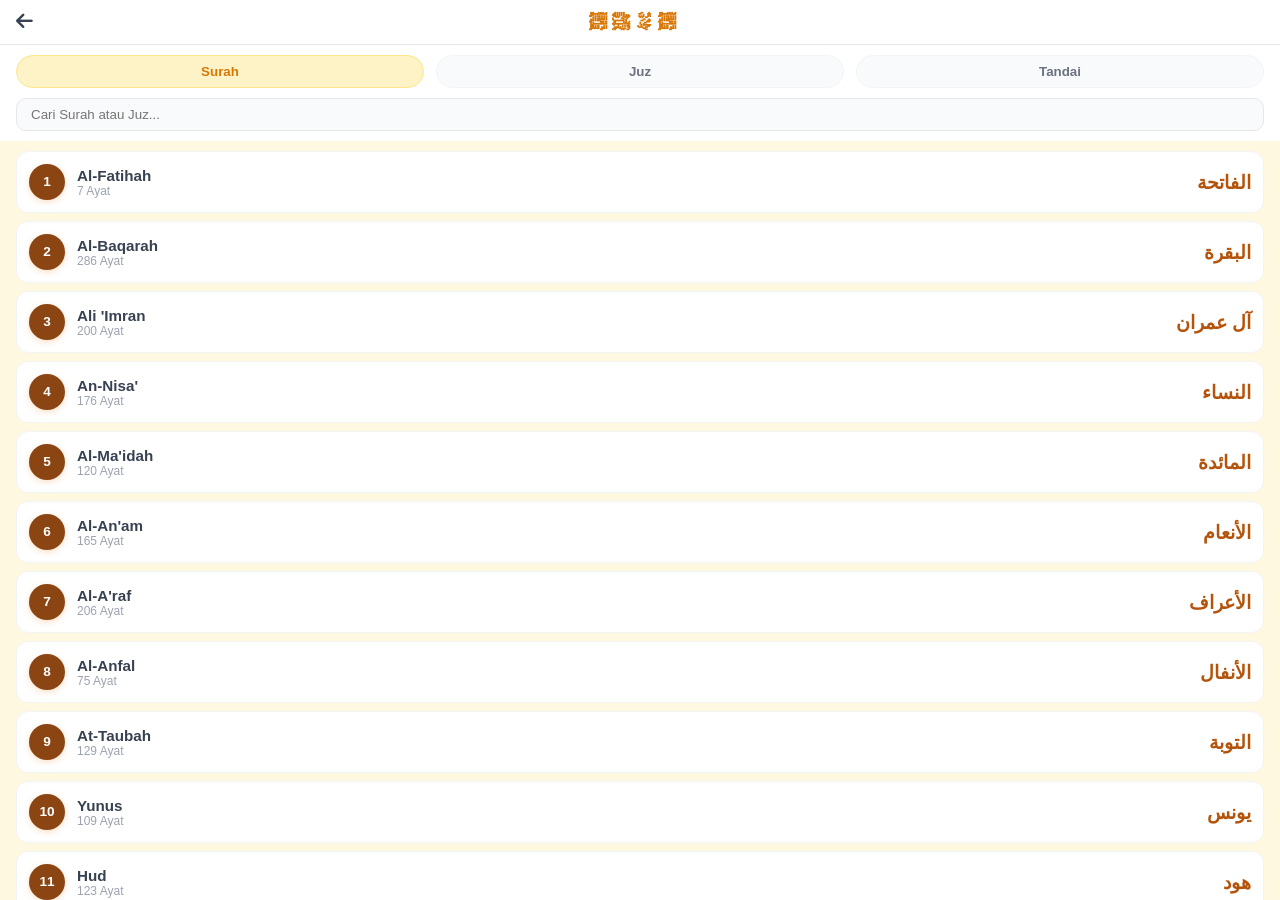
<file: index.html>
<!DOCTYPE html>
<html lang="id">
<head>
    <meta charset="UTF-8">
    <meta name="viewport" content="width=device-width, initial-scale=1.0">
    <title>Daftar Surah & Juz</title>
    <link rel="stylesheet" href="alquran.css">
    <link rel="manifest" href="./manifest.json">
    <link rel="stylesheet" href="https://cdnjs.cloudflare.com/ajax/libs/font-awesome/6.0.0-beta3/css/all.min.css">
</head>
<body>

<!-- Header -->
    <header class="quran-header">
        <button id="btnBackHome" class="btn-icon">
            <i class="fa-solid fa-arrow-left"></i>
        </button>
        <h2 class="quran-title">﷽ ﷴ ﷺ ﷽</h2>
        <div class="header-placeholder"></div>
    </header>

      <!-- Navigation Tabs (Surah / Juz / Tandai) -->
    <div class="tab-container">
        <button class="tab-btn active" id="tabSurah" onclick="switchTab('surah')">Surah</button>
        <button class="tab-btn" id="tabJuz" onclick="switchTab('juz')">Juz</button>
        <button class="tab-btn" id="tabTandai" onclick="switchTab('tandai')">Tandai</button>
    </div>

    <!-- Search Bar -->
    <div class="search-container" id="searchWrapper">
        <input type="text" id="searchInput" placeholder="Cari Surah atau Juz..." onkeyup="filterList()">
    </div>

    <!-- Container Daftar List -->
    <main class="list-container">
        <div id="surahList" class="quran-list"></div>
        <div id="juzList" class="quran-list" style="display: none;"></div>
        <div id="tandaiList" class="quran-list" style="display: none;"></div>
    </main>

    <script src="alquran.js"></script>
</body>
</html>
</file>
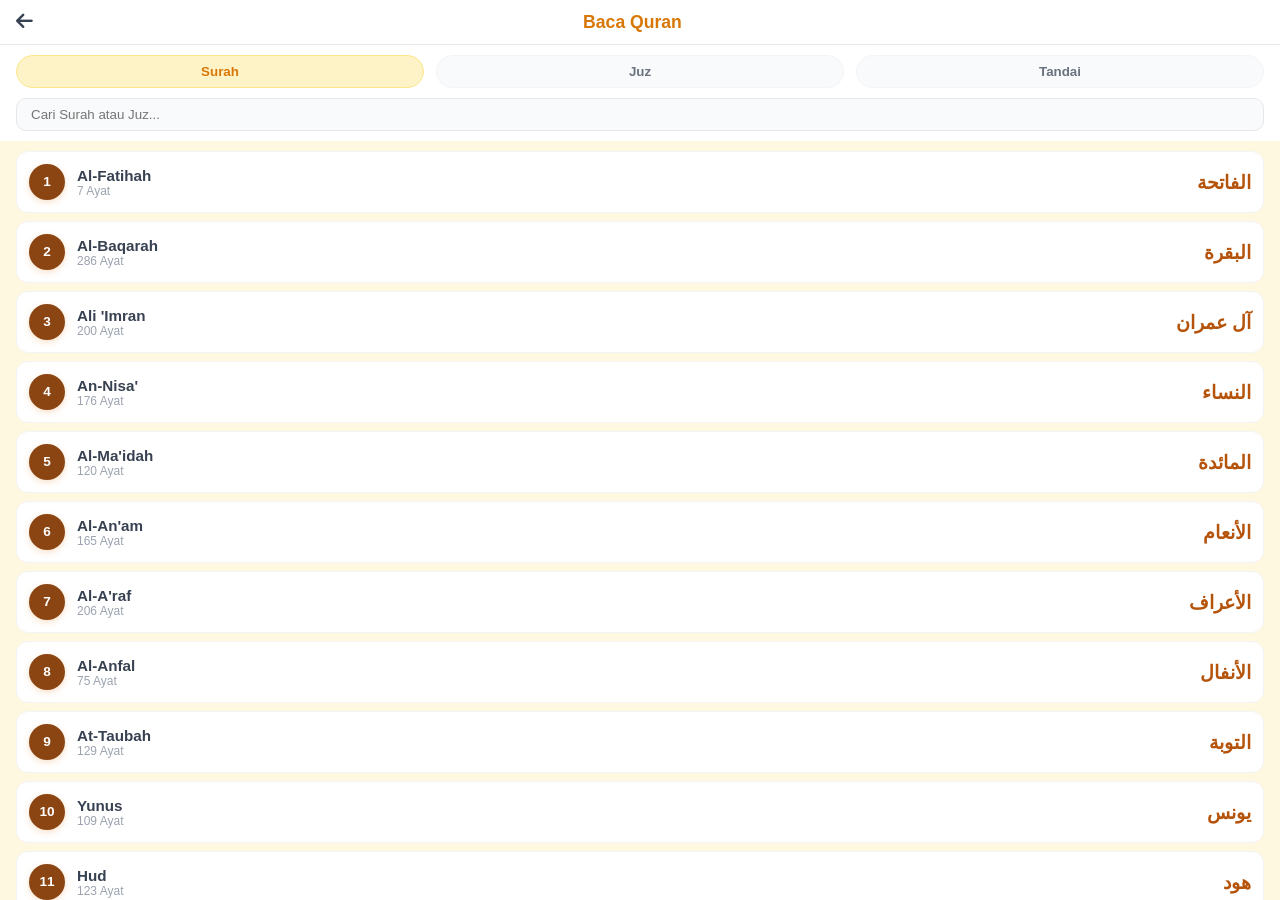
<file: alquran.html>
<!DOCTYPE html>
<html lang="id">
<head>
    <meta charset="UTF-8">
    <meta name="viewport" content="width=device-width, initial-scale=1.0">
    <title>Daftar Surah & Juz</title>
    <link rel="stylesheet" href="alquran.css">
    <link rel="stylesheet" href="https://cdnjs.cloudflare.com/ajax/libs/font-awesome/6.0.0-beta3/css/all.min.css">
</head>
<body>

    <!-- Header -->
    <header class="quran-header">
        <button id="btnBackHome" class="btn-icon">
            <i class="fa-solid fa-arrow-left"></i>
        </button>
        <h2 class="quran-title">Baca Quran</h2>
        <div class="header-placeholder"></div>
    </header>

      <!-- Navigation Tabs (Surah / Juz / Tandai) -->
    <div class="tab-container">
        <button class="tab-btn active" id="tabSurah" onclick="switchTab('surah')">Surah</button>
        <button class="tab-btn" id="tabJuz" onclick="switchTab('juz')">Juz</button>
        <button class="tab-btn" id="tabTandai" onclick="switchTab('tandai')">Tandai</button>
    </div>

    <!-- Search Bar -->
    <div class="search-container" id="searchWrapper">
        <input type="text" id="searchInput" placeholder="Cari Surah atau Juz..." onkeyup="filterList()">
    </div>

    <!-- Container Daftar List -->
    <main class="list-container">
        <div id="surahList" class="quran-list"></div>
        <div id="juzList" class="quran-list" style="display: none;"></div>
        <div id="tandaiList" class="quran-list" style="display: none;"></div>
    </main>

    <script src="alquran.js"></script>
</body>
</html>
</file>
<file: alquran.css>
:root {
    --primary-orange: #d97706;
    --bg-cream: #fff8e1;
    --text-dark: #374151;
    --text-arabic: #b45309;
    --border-color: #fef3c7;
}

* {
    box-sizing: border-box;
    margin: 0;
    padding: 0;
    font-family: 'Segoe UI', Tahoma, Geneva, Verdana, sans-serif;
}

body {
    background-color: #fff8e1;
    color: var(--text-dark);
    display: flex;
    flex-direction: column;
    height: 100vh;
}

/* Header */
.quran-header {
    background-color: #ffffff;
    color: var(--primary-orange);
    padding: 10px 16px;
    display: flex;
    align-items: center;
    justify-content: space-between;
    border-bottom: 1px solid #e5e7eb;
    position: relative;
    width: 100%;
    box-sizing: border-box;
}

/* Tombol Kembali di Siri Kiri */
.quran-header > .btn-icon {
    flex-shrink: 0;
    z-index: 2; /* Agar bisa diklik dan di atas elemen lain */
}

/* Wadah Tombol-tombol di Tengah (Judul, Kunci, Zoom, Bookmark) */
.title-lock-wrapper {
    display: flex;
    align-items: center;
    justify-content: center;
    gap: 6px;
    position: absolute;
    left: 50%;
    transform: translateX(-50%);
    max-width: 75%; /* Batasi agar tidak menabrak sisi kiri/kanan */
    overflow-x: auto; /* Bisa digeser jika layar terlalu kecil */
    white-space: nowrap;
    padding: 4px;
}

/* Teks Judul Halaman */
.quran-title { 
    font-size: 1.1rem; 
    font-weight: bold; 
    margin: 0;
    text-align: center;
}

/* Placeholder di Sisi Kanan untuk Keseimbangan */
.header-placeholder {
    width: 32px; 
    height: 24px;
    flex-shrink: 0;
}


.btn-icon { background: none; border: none; font-size: 1.2rem; cursor: pointer; color: var(--text-dark); }

/* Tabs */
.tab-container {
    display: flex;
    padding: 10px 16px;
    gap: 12px;
    background: #ffffff;
}

.tab-btn {
    flex: 1;
    padding: 8px 0;
    border-radius: 20px;
    border: 1px solid #f3f4f6;
    background-color: #f9fafb;
    color: #6b7280;
    font-weight: 600;
    cursor: pointer;
}

.tab-btn.active {
    background-color: #fef3c7;
    color: var(--primary-orange);
    border-color: #fde68a;
}

/* Search */
.search-container { padding: 0 16px 10px 16px; background: #fff; }
.search-container input {
    width: 100%;
    padding: 8px 14px;
    border-radius: 10px;
    border: 1px solid #e5e7eb;
    outline: none;
    background: #f9fafb;
}

/* List Item */
.list-container { flex: 1; overflow-y: auto; padding: 10px 16px; }

.item-card {
    display: flex;
    align-items: center;
    justify-content: space-between;
    padding: 12px;
    margin-bottom: 8px;
    background: #ffffff;
    border-radius: 12px;
    border: 1px solid #f3f4f6;
    cursor: pointer;
    transition: 0.2s;
}

.item-card:active { background: #fef3c7; }

.item-left { display: flex; align-items: center; gap: 12px; }

.number-icon {
    width: 36px;
    height: 36px;
    background: url("data:image/svg+xml;utf8,<svg xmlns='http://www.w3.org/2000/svg' viewBox='0 0 24 24' fill='%23d97706'><path d='M12 2l2.4 2.4H18v3.6L20.4 12 18 14.4v3.6h-3.6L12 20.4 9.6 18H6v-3.6L3.6 12 6 9.6V6h3.6z'/></svg>") center/cover no-repeat;
    display: flex;
    align-items: center;
    justify-content: center;
    font-size: 0.75rem;
    font-weight: bold;
    color: #ffffff;
}

.item-title { font-weight: bold; font-size: 0.95rem; }
.item-sub { font-size: 0.75rem; color: #9ca3af; }
.arabic-title { font-size: 1.2rem; color: var(--text-arabic); font-weight: bold; }

/* ================================================= */
/* VIEWER AL-QUR'AN (RESPONSIVE FOR CHROME MOBILE)   */
/* ================================================= */
html, body {
    height: 100%;
    margin: 0;
    padding: 0;
    overflow-x: hidden;
}

.viewer-body {
    /* 1. Gradasi Warna Krem Mewah & Warm */
    /* 2. Watermark SVG Pola Teks Berulang secara Otomatis */
    background-image: 
        url("data:image/svg+xml;utf8,<svg xmlns='http://www.w3.org/2000/svg' width='200' height='130' viewBox='0 0 200 130'><text x='50%' y='50%' dominant-baseline='middle' text-anchor='middle' font-family='garamond, Playfair Display, serif' font-size='22' font-weight='bold' fill='rgba(180, 83, 9, 0.08)'>kanza 28</text></svg>"),
        radial-gradient(circle at center, #fffbeb 0%, #fef3c7 50%, #f59e0b 90%);
    
    background-repeat: repeat, no-repeat;
    background-position: center, center;
    background-size: 200px 130px, cover;
    
    min-height: 100vh;
    min-height: 100dvh;
    display: flex;
    flex-direction: column;
    justify-content: space-between;
}

.quran-viewer {
    flex: 1;
    width: 100%;
    display: flex;
    align-items: safe center;
    justify-content: safe center;
    padding: 10px;
    perspective: 1500px;
    overflow: auto; /* Memunculkan scrollbar saat gambar di-zoom */
}

.flip-viewport {
    width: 100%;
    max-width: 450px;
    height: 68vh;
    position: relative;
    transition: transform 0.2s ease, margin 0.2s ease; /* Bikin pergerakan zoom mulus */
}


.quran-card {
    width: 100%;
    height: 100%;
    background: #ffffff;
    border-radius: 10px;
    box-shadow: 0 10px 25px rgba(0,0,0,0.15);
    position: relative;
    overflow: hidden;
}

.quran-card img {
    width: 100%;
    height: 100%;
    object-fit: contain;
    display: block;
}

/* Layer Animasi Membalik Kertas */
.flip-overlay {
    position: absolute;
    top: 0;
    left: 0;
    width: 100%;
    height: 100%;
    background: #fff;
    transform-origin: right center;
    transition: transform 0.5s ease-in-out, opacity 0.5s;
    backface-visibility: hidden;
    display: none;
    box-shadow: -10px 0 20px rgba(0,0,0,0.3);
}

.flip-overlay img {
    width: 100%;
    height: 100%;
    object-fit: contain;
}

.flip-overlay.turning-next {
    display: block;
    animation: flipLeftToRight 0.55s cubic-bezier(0.645, 0.045, 0.355, 1) forwards;
}

.flip-overlay.turning-prev {
    display: block;
    animation: flipRightToLeft 0.55s cubic-bezier(0.645, 0.045, 0.355, 1) forwards;
}

@keyframes flipLeftToRight {
    0% { transform: rotateY(0deg); opacity: 1; }
    100% { transform: rotateY(90deg); opacity: 0.8; }
}

@keyframes flipRightToLeft {
    0% { transform: rotateY(90deg); opacity: 0.8; }
    100% { transform: rotateY(0deg); opacity: 1; }
}

/* Footer Navigasi Selalu Terlihat */
.quran-footer {
    background: #ffffff;
    padding: 10px;
    display: flex;
    justify-content: center;
    align-items: center;
    gap: 6px;
    position: sticky;
    bottom: 0;
    z-index: 100;
    box-shadow: 0 -2px 10px rgba(0,0,0,0.05);
}


.btn-nav {
    padding: 8px 16px;
    border-radius: 8px;
    border: 1px solid #d1d5db;
    background: #fff;
    font-weight: bold;
    cursor: pointer;
}

.btn-nav.primary { 
    background: var(--primary-orange); 
    color: #fff; 
    border: none; 
}

.page-badge { 
    font-weight: bold; 
    font-size: 0.9rem; 
}

/* Container Ikon Bundar */
.heart-badge {
    position: relative;
    width: 36px;
    height: 36px;
    background-color: #8b4513; /* Warna orange tema kamu */
    border-radius: 50%; /* Membuat bentuk jadi BUNDAR sempurna */
    display: flex;
    align-items: center;
    justify-content: center;
    flex-shrink: 0;
    box-shadow: 0 2px 6px rgba(230, 126, 34, 0.25); /* Efek bayangan halus */
}

/* Sembunyikan ikon fontawesome jika ada di dalamnya */
.heart-badge .heart-icon {
    display: none;
}

/* Angka Putih di Tengah Lingkaran */
.heart-number {
    font-size: 0.85rem;
    font-weight: bold;
    color: #ffffff; /* Angka warna putih */
    line-height: 1;
}
/* ================================================= */
/* STYLING LOMPAT HALAMAN RINGKAS INLINE             */
/* ================================================= */
.goto-page-wrapper {
    display: flex;
    align-items: center;
    gap: 4px;
}

#goto-page-input {
    width: 45px;
    height: 30px;
    text-align: center;
    font-size: 13px;
    font-weight: bold;
    border: 1px solid #d97706;
    border-radius: 6px;
    background-color: #ffffff;
    color: #374151;
    outline: none;
    box-sizing: border-box;
}

#goto-page-input::-webkit-outer-spin-button,
#goto-page-input::-webkit-inner-spin-button {
    -webkit-appearance: none;
    margin: 0;
}

.btn-goto-page {
    background-color: #d97706;
    color: #ffffff;
    border: none;
    border-radius: 6px;
    padding: 0 8px;
    font-size: 12px;
    font-weight: bold;
    cursor: pointer;
    height: 30px;
}

.btn-goto-page:active {
    background-color: #b45309;
}

.total-page-badge {
    background-color: #f3f4f6;
    color: #4b5563;
    border: 1px solid #d1d5db;
    border-radius: 6px;
    padding: 0 6px;
    font-size: 11px;
    font-weight: bold;
    height: 30px;
    display: inline-flex;
    align-items: center;
    justify-content: center;
    box-sizing: border-box;
}


.btn-lock {
    background: none;
    border: none;
    font-size: 1.1rem;
    color: #9ca3af; /* Warna abu saat gembok terbuka */
    cursor: pointer;
    padding: 4px;
    transition: color 0.2s, transform 0.2s;
}

.btn-lock.locked {
    color: var(--primary-orange); /* Warna oranye saat gembok terkunci */
    transform: scale(1.1);
}

/* Mengatur container gambar agar mendukung Zoom & Pan bawaan browser HP */
.quran-card {
    touch-action: pan-x pan-y pinch-zoom;
    overflow: auto;
}

/* Efek saat tombol navigasi nonaktif (terkunci) */
.btn-nav:disabled {
    opacity: 0.5;
    cursor: not-allowed;
}

/* Styling Tombol Bookmark di Header Viewer */
.btn-bookmark {
    background: none;
    border: none;
    font-size: 1.1rem;
    color: #9ca3af; /* Warna abu saat belum ditandai */
    cursor: pointer;
    padding: 4px;
    transition: color 0.2s, transform 0.2s;
}

.btn-bookmark.bookmarked {
    color: var(--primary-orange); /* Warna oranye saat ditandai */
    transform: scale(1.1);
}


/* Styling Tombol Hapus Catatan / Bookmark di Tab Tandai */
.note-input-wrapper {
    display: flex;
    align-items: center;
    gap: 6px;
    flex: 1;
    max-width: 170px;
}

.bookmark-note-input {
    width: 100%;
    padding: 6px 10px;
    font-size: 0.8rem;
    border: 1px solid #fde68a;
    border-radius: 8px;
    background-color: #fffbeb;
    color: var(--text-dark);
    outline: none;
    transition: border-color 0.2s, background-color 0.2s;
}

.bookmark-note-input:focus {
    border-color: var(--primary-orange);
    background-color: #ffffff;
}

.bookmark-note-input::placeholder {
    color: #d1d5db;
    font-style: italic;
}

.btn-delete-bookmark {
    background: none;
    border: none;
    color: #ef4444; /* Warna merah */
    font-size: 0.95rem;
    cursor: pointer;
    padding: 6px;
    border-radius: 6px;
    transition: background-color 0.2s;
    display: flex;
    align-items: center;
    justify-content: center;
    touch-action: manipulation;
}

.btn-delete-bookmark:active {
    background-color: #fee2e2;
}


/* Fix Chrome Mobile Touch Event untuk Tombol Header */
.btn-lock, .btn-bookmark {
    touch-action: manipulation;
    -webkit-tap-highlight-color: transparent;
    pointer-events: auto;
}

.btn-lock i, .btn-bookmark i {
    pointer-events: none; /* Mencegah ikon menyerap/memblokir tap */
}
</file>
